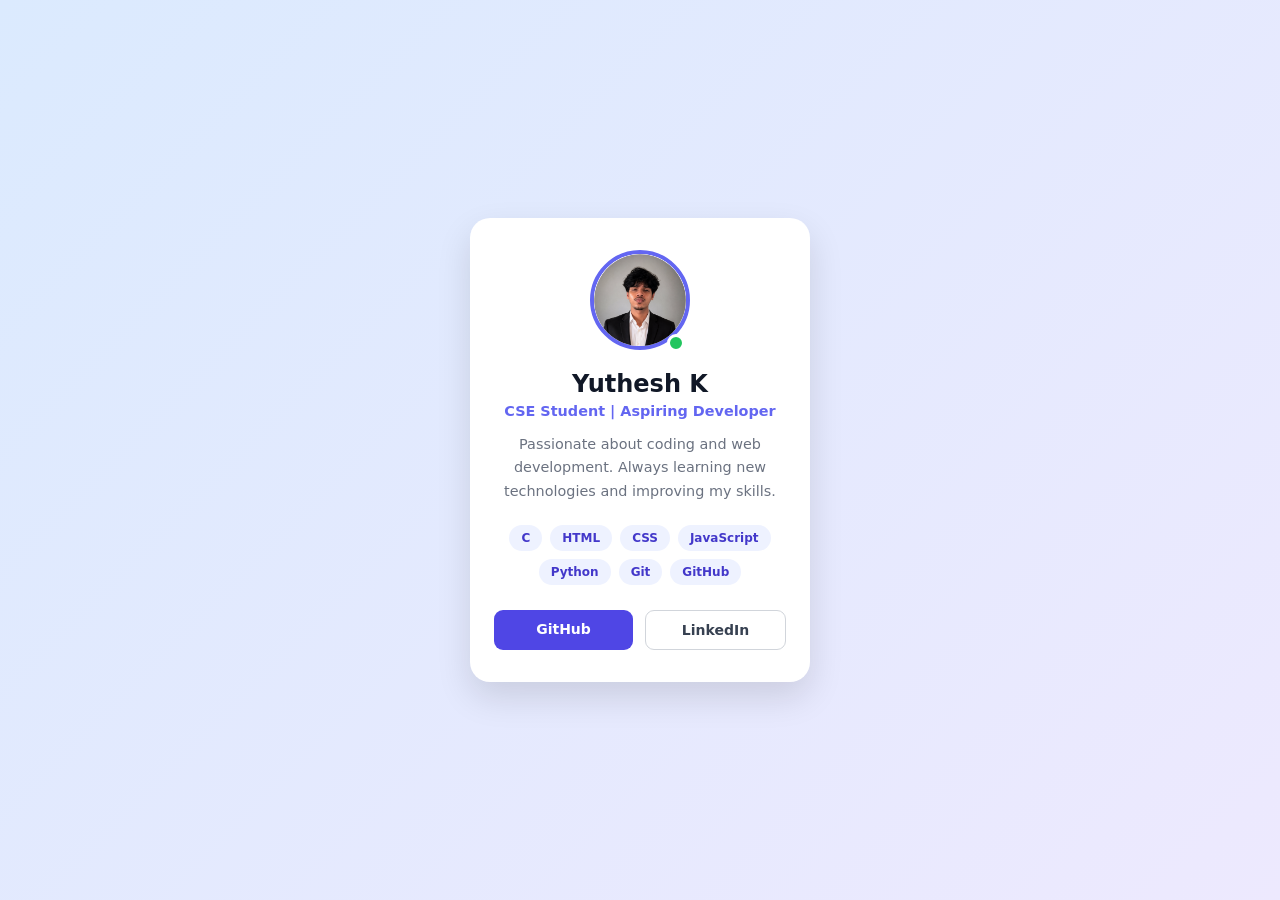
<file: index.html>
<!DOCTYPE html>
<html lang="en">
<head>
    <meta charset="UTF-8">
    <meta name="viewport" content="width=device-width, initial-scale=1.0">
    <title>Yuthesh - Developer Profile</title>
    <link rel="stylesheet" href="style.css">
</head>

<body>

    <div class="profile-card">

        <!-- AI Generated Profile Picture -->
        <div class="avatar-container">
            <img src="profile-pic.png" alt="AI Generated Developer Avatar" class="avatar">
            <span class="status"></span>
        </div>

        <h1 class="name">Yuthesh K</h1>

        <p class="title">CSE Student | Aspiring Developer</p>

        <p class="bio">
            Passionate about coding and web development.
            Always learning new technologies and improving my skills.
        </p>

        <!-- Skills -->
        <div class="skills">
            <span class="badge">C</span>
            <span class="badge">HTML</span>
            <span class="badge">CSS</span>
            <span class="badge">JavaScript</span>
            <span class="badge">Python</span>
            <span class="badge">Git</span>
            <span class="badge">GitHub</span>
        </div>

        <!-- Buttons -->
        <div class="actions">
            <a href="https://github.com/" class="btn btn-primary">
                GitHub
            </a>

            <a href="https://www.linkedin.com/" class="btn btn-secondary">
                LinkedIn
            </a>
        </div>

    </div>

</body>
</html>
</file>
<file: style.css>
/* 1. Global Reset */
* {
    box-sizing: border-box;
    margin: 0;
    padding: 0;
}

/* 2. Page */
body {
    font-family: 'Segoe UI', system-ui, sans-serif;
    background: linear-gradient(135deg, #dbeafe, #ede9fe);
    display: flex;
    justify-content: center;
    align-items: center;
    min-height: 100vh;
}

/* 3. Profile Card */
.profile-card {
    background-color: #ffffff;
    width: 340px;
    padding: 32px 24px;
    border-radius: 20px;

    box-shadow: 0 15px 35px rgba(0, 0, 0, 0.12);

    text-align: center;

    transition: transform 0.3s ease,
                box-shadow 0.3s ease;
}

/* Bonus: Card Hover */
.profile-card:hover {
    transform: translateY(-5px);
    box-shadow: 0 20px 40px rgba(79, 70, 229, 0.2);
}

/* 4. Avatar Container */
.avatar-container {
    position: relative;
    display: inline-block;
}

/* 5. Avatar */
.avatar {
    width: 100px;
    height: 100px;

    border-radius: 50%;

    object-fit: cover;

    border: 4px solid #6366f1;

    margin-bottom: 16px;
}

/* Bonus: Status Indicator */
.status {
    position: absolute;

    width: 18px;
    height: 18px;

    background-color: #22c55e;

    border: 3px solid white;

    border-radius: 50%;

    bottom: 18px;
    right: 5px;
}

/* 6. Name */
.name {
    font-size: 1.5rem;
    color: #111827;

    margin-bottom: 5px;

    font-weight: 700;
}

/* 7. Title */
.title {
    font-size: 0.9rem;

    color: #6366f1;

    font-weight: 600;

    margin-bottom: 14px;
}

/* 8. Bio */
.bio {
    font-size: 0.9rem;

    color: #6b7280;

    line-height: 1.6;

    margin-bottom: 22px;
}

/* 9. Skills */
.skills {
    display: flex;

    justify-content: center;

    gap: 8px;

    flex-wrap: wrap;

    margin-bottom: 25px;
}

/* Skill Badges */
.badge {
    background-color: #eef2ff;

    color: #4338ca;

    font-size: 0.75rem;

    font-weight: 600;

    padding: 6px 12px;

    border-radius: 20px;

    transition: all 0.2s ease;
}

/* Badge Hover */
.badge:hover {
    background-color: #6366f1;

    color: white;

    transform: translateY(-3px);
}

/* 10. Buttons */
.actions {
    display: flex;

    gap: 12px;
}

/* Common Button */
.btn {
    flex: 1;

    text-decoration: none;

    font-size: 0.875rem;

    font-weight: 600;

    padding: 11px 16px;

    border-radius: 9px;

    transition: all 0.2s ease;
}

/* GitHub Button */
.btn-primary {
    background-color: #4f46e5;

    color: white;
}

/* GitHub Hover */
.btn-primary:hover {
    background-color: #4338ca;

    transform: translateY(-3px);
}

/* LinkedIn Button */
.btn-secondary {
    background-color: white;

    color: #374151;

    border: 1px solid #d1d5db;
}

/* LinkedIn Hover */
.btn-secondary:hover {
    background-color: #f3f4f6;

    border-color: #6366f1;

    color: #4338ca;

    transform: translateY(-3px);
}
</file>
